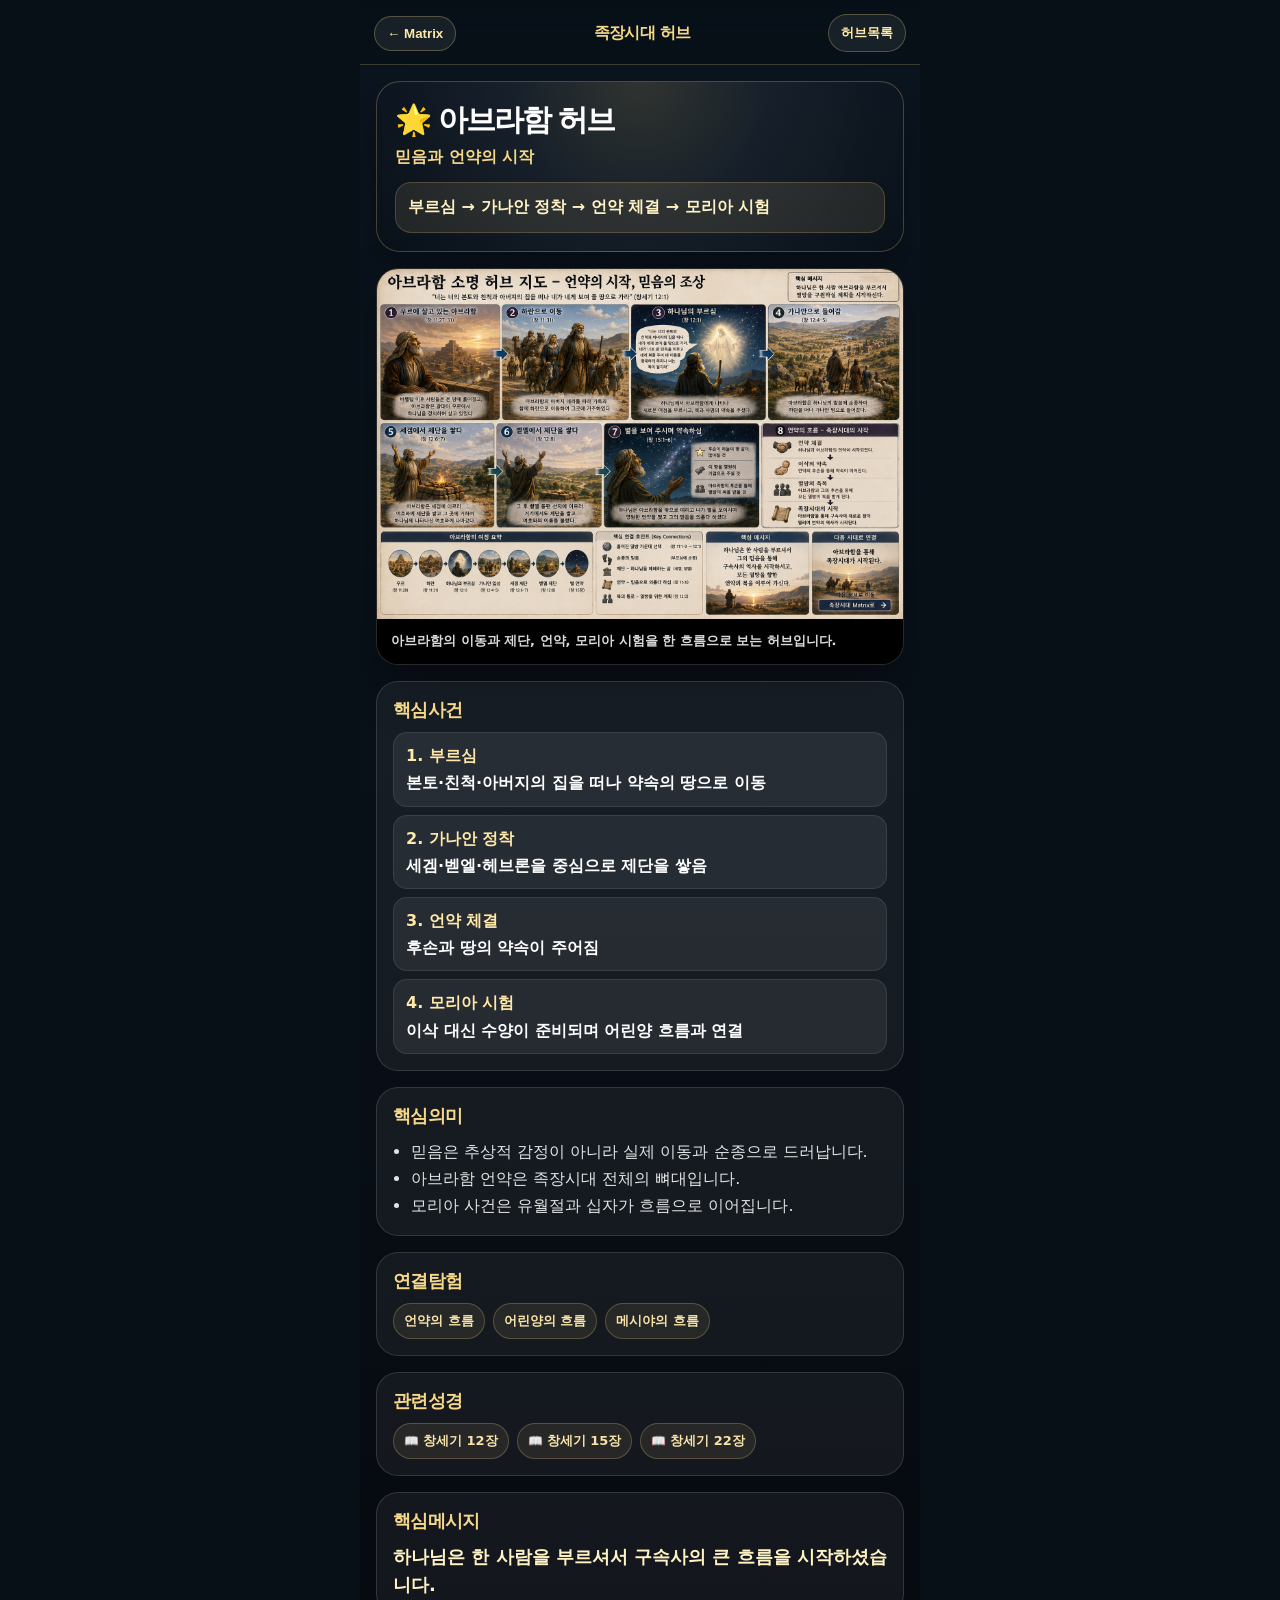
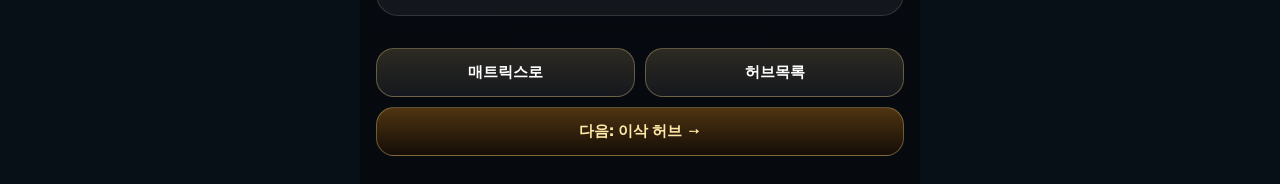
<file: hubs/index.html>
<!doctype html>
<html lang="ko">
<head>
<meta charset="utf-8" />
<meta name="viewport" content="width=device-width, initial-scale=1, viewport-fit=cover" />
<title>족장시대 허브</title>
<meta name="theme-color" content="#071017" />
<style>
*{box-sizing:border-box;-webkit-tap-highlight-color:transparent}html,body{margin:0;min-height:100%;background:#071017;color:#fff;font-family:system-ui,-apple-system,BlinkMacSystemFont,"Noto Sans KR","Apple SD Gothic Neo",sans-serif}body{display:flex;justify-content:center}.phone{width:100%;max-width:560px;min-height:100svh;background:linear-gradient(180deg,#0b1520,#06090e);position:relative;overflow-x:hidden}.top{position:sticky;top:0;z-index:10;padding:14px 14px 12px;background:linear-gradient(180deg,rgba(7,16,23,.98),rgba(7,16,23,.82));backdrop-filter:blur(12px);border-bottom:1px solid rgba(247,216,137,.22);display:flex;gap:8px;align-items:center}.top button{border:1px solid rgba(247,216,137,.28);background:rgba(255,255,255,.07);color:#ffe8a8;border-radius:999px;padding:9px 12px;font-weight:850}.top .ttl{flex:1;text-align:center;font-weight:950;color:#f7d889;letter-spacing:-.04em}.hero{margin:16px;border:1px solid rgba(247,216,137,.25);border-radius:24px;padding:18px;background:radial-gradient(circle at top,rgba(247,216,137,.16),rgba(255,255,255,.05) 42%,rgba(0,0,0,.15));box-shadow:0 20px 50px rgba(0,0,0,.35)}.hero h1{margin:0;font-size:30px;letter-spacing:-.07em}.hero .sub{margin-top:6px;color:#f7d889;font-weight:900}.verse{margin-top:14px;padding:12px;border-radius:16px;background:rgba(247,216,137,.10);border:1px solid rgba(247,216,137,.20);line-height:1.55;color:#fff3c4;font-weight:800}.mapBox{margin:16px;border-radius:22px;overflow:hidden;border:1px solid rgba(255,255,255,.16);background:#000;box-shadow:0 18px 45px rgba(0,0,0,.38)}.mapBox img{display:block;width:100%;height:auto}.caption{padding:12px 14px;color:rgba(255,255,255,.86);font-size:13px;line-height:1.6;background:rgba(0,0,0,.32);font-weight:750}.section{margin:16px;border:1px solid rgba(255,255,255,.13);border-radius:22px;padding:16px;background:rgba(255,255,255,.055)}.section h2{margin:0 0 10px;color:#f7d889;font-size:18px;letter-spacing:-.04em}.flow{display:grid;gap:8px}.flow .item{padding:11px 12px;border-radius:14px;background:rgba(255,255,255,.075);border:1px solid rgba(255,255,255,.09);font-weight:800;line-height:1.45}.flow .item b{display:block;color:#ffe8a8;margin-bottom:4px}.bul{margin:0;padding-left:18px;line-height:1.7;color:rgba(255,255,255,.88)}.chips{display:flex;gap:8px;flex-wrap:wrap}.chip,.bible-ref{display:inline-flex;align-items:center;gap:4px;padding:8px 10px;border-radius:999px;border:1px solid rgba(247,216,137,.24);background:rgba(247,216,137,.08);color:#f8e4aa;font-size:13px;font-weight:850}.bible-ref{cursor:pointer}.bible-ref::before{content:'📖';font-size:12px}.message{font-size:18px;line-height:1.55;color:#fff3c4;font-weight:900}.bottom{display:grid;grid-template-columns:1fr 1fr;gap:10px;padding:16px 16px 28px}.bigBtn{border:1px solid rgba(247,216,137,.32);background:linear-gradient(180deg,rgba(247,216,137,.16),rgba(255,255,255,.06));color:#fff;border-radius:18px;padding:14px 12px;font-size:15px;font-weight:950}.bigBtn.next{grid-column:span 2;background:linear-gradient(180deg,rgba(83,55,18,.94),rgba(22,14,6,.92));color:#ffe8a8}.dialog{position:fixed;inset:0;display:none;align-items:flex-end;justify-content:center;background:rgba(0,0,0,.55);z-index:50}.dialog.show{display:flex}.panel{width:100%;max-width:560px;max-height:70svh;overflow:auto;border-radius:24px 24px 0 0;background:#101923;border:1px solid rgba(247,216,137,.25);padding:18px}.panel h2{margin:0 0 12px;color:#f7d889}.hubList{display:grid;gap:10px}.hubOpt{border:1px solid rgba(255,255,255,.14);border-radius:16px;background:rgba(255,255,255,.06);color:#fff;padding:13px;text-align:left;font-weight:900}.hubOpt small{display:block;margin-top:4px;color:rgba(255,255,255,.65);font-weight:700}.toast{position:fixed;left:50%;bottom:22px;transform:translateX(-50%);background:rgba(0,0,0,.85);color:#ffe8a8;border:1px solid rgba(247,216,137,.3);padding:10px 14px;border-radius:999px;display:none;z-index:60;font-weight:850}.toast.show{display:block}
</style>
</head>
<body><main class="phone">
<header class="top"><button onclick="location.href='../index.html'">← Matrix</button><div class="ttl">족장시대 허브</div><button onclick="openList()">허브목록</button></header>
<section class="hero"><h1 id="title">아브라함 허브</h1><div class="sub" id="subtitle">믿음과 언약의 시작</div><div class="verse" id="verse">하나님의 부르심 → 가나안 정착 → 언약 체결 → 모리아 시험</div></section>
<section class="mapBox"><img id="map" alt="허브 지도"><div class="caption" id="caption"></div></section>
<section class="section"><h2>핵심사건</h2><div class="flow" id="events"></div></section>
<section class="section"><h2>핵심의미</h2><ul class="bul" id="meanings"></ul></section>
<section class="section"><h2>연결탐험</h2><div class="chips" id="connections"></div></section>
<section class="section"><h2>관련성경</h2><div class="chips" id="references"></div></section>
<section class="section"><h2>핵심메시지</h2><div class="message" id="message"></div></section>
<div class="bottom"><button class="bigBtn" onclick="location.href='../index.html'">매트릭스로</button><button class="bigBtn" onclick="openList()">허브목록</button><button class="bigBtn next" id="nextBtn"></button></div>
</main>
<div class="dialog" id="dialog" onclick="if(event.target.id==='dialog')closeList()"><div class="panel"><h2>족장시대 허브 목록</h2><div class="hubList" id="hubList"></div><button class="bigBtn" style="margin-top:14px;width:100%" onclick="closeList()">닫기</button></div></div><div class="toast" id="toast"></div>
<script src="./js/app.js?v=20260604-v3-merged"></script>
</body></html>
</file>
